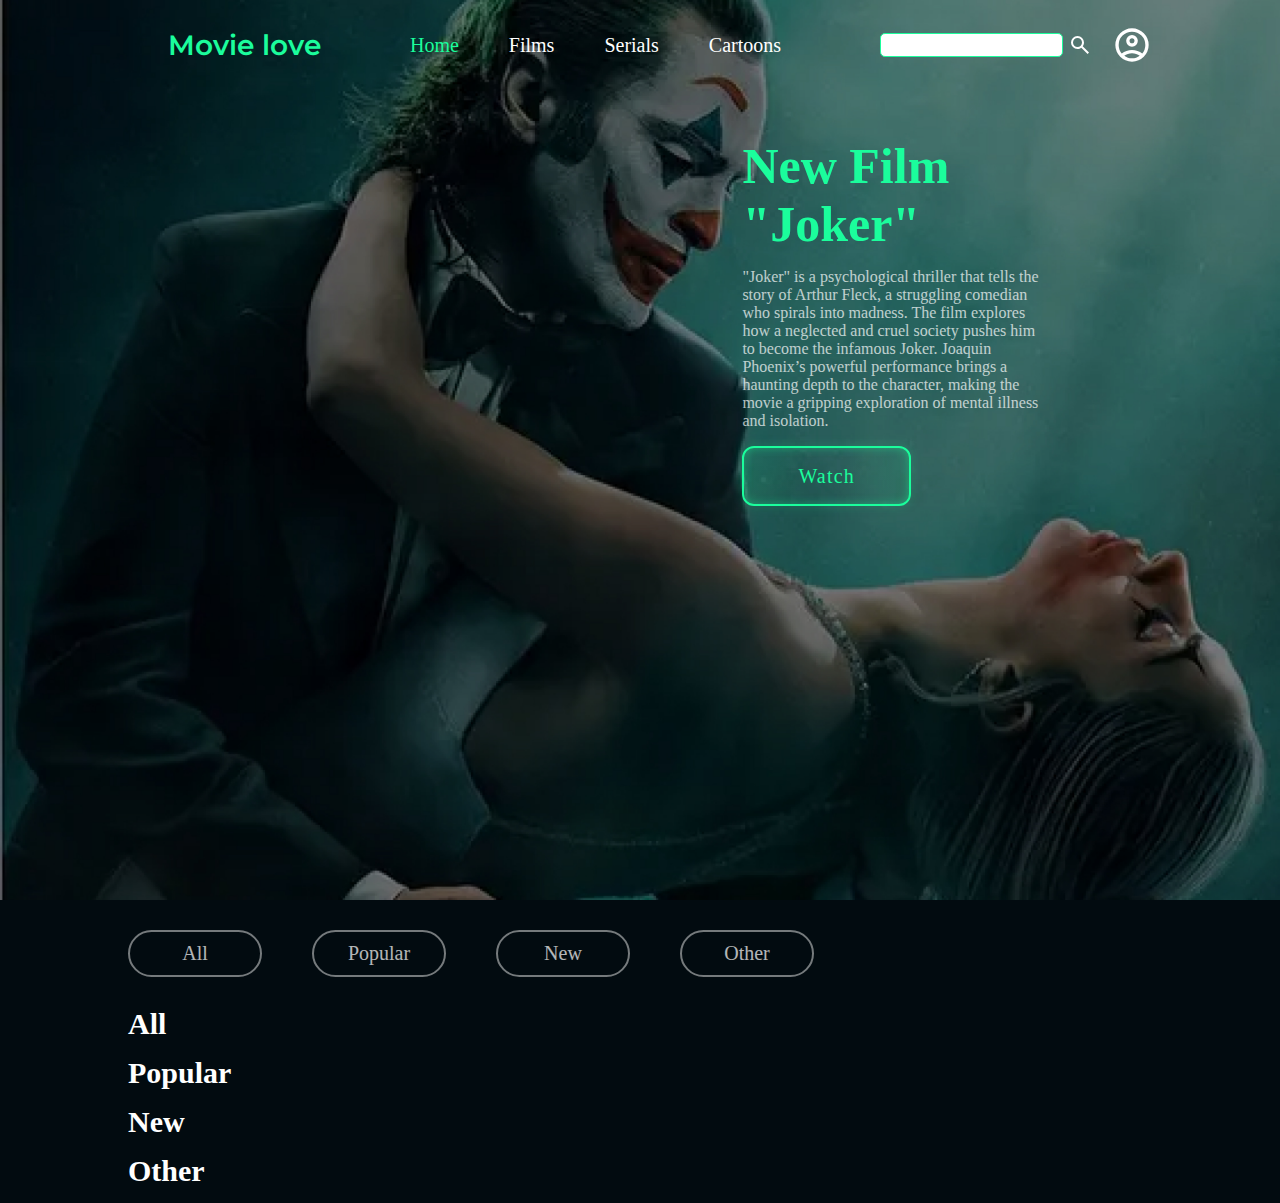
<file: index.html>
<!DOCTYPE html>
<html lang="en">
  <head>
    <meta charset="UTF-8" />
    <meta http-equiv="X-UA-Compatible" content="IE=edge" />
    <meta name="viewport" content="width=device-width, initial-scale=1.0" />
    <title>Movie Love</title>
    <link rel="preconnect" href="https://fonts.googleapis.com" />
    <link rel="preconnect" href="https://fonts.gstatic.com" crossorigin />
    <link
      href="https://fonts.googleapis.com/css2?family=Montserrat:ital,wght@0,100..900;1,100..900&display=swap"
      rel="stylesheet"
    />
    <link rel="stylesheet" href="./style.css" />
  </head>
  <body>
    <section id="sectionOne" class="container">
      <ul class="list">
        <li>
          <a href="#" class="logoTitle">Movie love</a>
        </li>
        <li>
          <ul class="flex">
            <li>
              <a href="#" class="menu active">Home</a>
            </li>
            <li>
              <a href="./page/films.html" class="menu">Films</a>
            </li>
            <li>
              <a href="./page/serials.html" class="menu"> Serials </a>
            </li>
            <li>
              <a href="./page/cartoons.html" class="menu"> Cartoons</a>
            </li>
          </ul>
        </li>
        <li>
          <div class="flex">
            <div class="flex">
              <input type="text" id="search" />
              <img id="btn" src="./icon/search.svg" alt="" />
            </div>
            <img class="image profil" src="./icon/profil.svg" alt="Prodil" />
          </div>
        </li>
      </ul>

      <div class="content">
        <h1 class="newFilmTitle">New Film "Joker"</h1>
        <p class="newFilmText">
          "Joker" is a psychological thriller that tells the story of Arthur
          Fleck, a struggling comedian who spirals into madness. The film
          explores how a neglected and cruel society pushes him to become the
          infamous Joker. Joaquin Phoenix’s powerful performance brings a
          haunting depth to the character, making the movie a gripping
          exploration of mental illness and isolation.
        </p>
        <input type="button" class="button" value="Watch">
      </div>
    </section>

    <section id="sectionTwo" class="container">
        <ul class="flex films">
            <li>
                <a href="#all">All</a>
            </li>
            <li>
                <a href="#popular">Popular</a>
            </li>
            <li>
                <a href="#new">New</a>
            </li>
            <li>
                <a href="#other">Other</a>
            </li>
        </ul>

        <div id="all">
            <h1 class="menuBottom title">All</h1>
            <div id="cardsAll"></div>
        </div>
        <div id="popular">
            <h1 class="menuBottom title">Popular</h1>
            <div id="cardsPopular"></div>
        </div>
        <div id="new">
            <h1 class="menuBottom title">New</h1>
            <div id="cardsNew"></div>
        </div>
        <div id="other">
            <h1 class="menuBottom title">Other</h1>
            <div id="cardsOther"></div>
        </div>
    </section>
    <script src="./script.js"></script>
  </body>
</html>
</file>
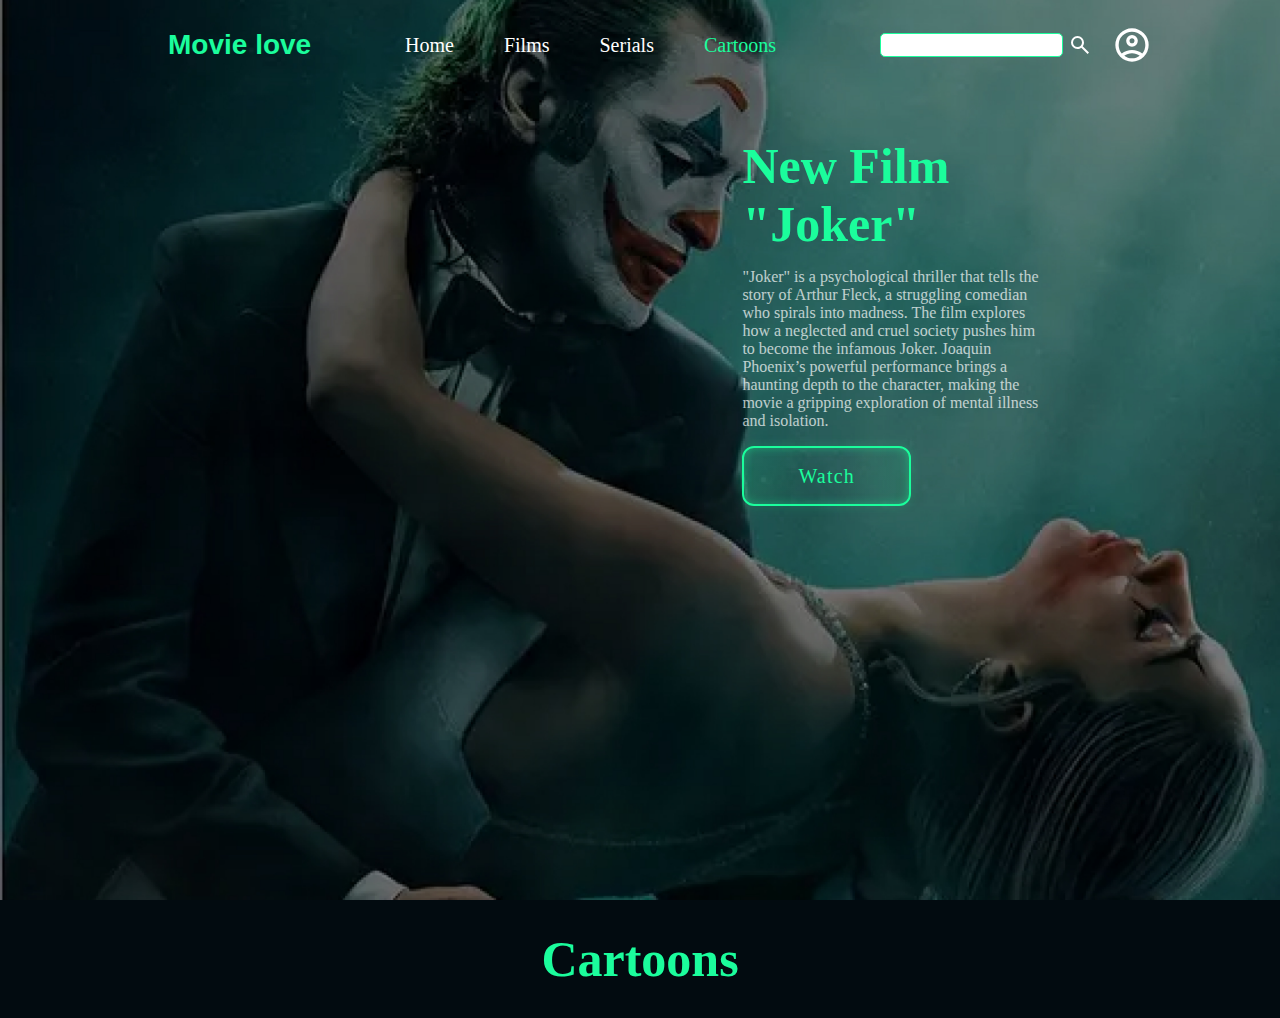
<file: page/cartoons.html>
<!DOCTYPE html>
<html lang="en">
<head>
    <meta charset="UTF-8">
    <meta http-equiv="X-UA-Compatible" content="IE=edge">
    <meta name="viewport" content="width=device-width, initial-scale=1.0">
    <title>Cartoons</title>
    <link rel="stylesheet" href="../style.css">
</head>
<body>
    <section id="sectionOne" class="container">
        <ul class="list">
          <li>
            <a href="#" class="logoTitle">Movie love</a>
          </li>
          <li>
            <ul class="flex">
              <li>
                <a href="../index.html" class="menu">Home</a>
              </li>
              <li>
                <a href="./films.html" class="menu">Films</a>
              </li>
              <li>
                <a href="../page/serials.html" class="menu"> Serials </a>
              </li>
              <li>
                <a href="#" class="menu active"> Cartoons</a>
              </li>
            </ul>
          </li>
          <li>
            <div class="flex">
              <div class="flex">
                <input type="text" id="search" />
                <img id="btn" src="../icon/search.svg" alt="" />
              </div>
              <img class="image profil" src="../icon/profil.svg" alt="Prodil" />
            </div>
          </li>
        </ul>
  
        <div class="content">
          <h1 class="newFilmTitle">New Film "Joker"</h1>
          <p class="newFilmText">
            "Joker" is a psychological thriller that tells the story of Arthur
            Fleck, a struggling comedian who spirals into madness. The film
            explores how a neglected and cruel society pushes him to become the
            infamous Joker. Joaquin Phoenix’s powerful performance brings a
            haunting depth to the character, making the movie a gripping
            exploration of mental illness and isolation.
          </p>
          <input type="button" class="button" value="Watch">
        </div>
      </section>

      <section id="sectionTwo" class="container">
        <h1 class="cartoons">Cartoons</h1>
        <div id="cartoons"></div>
      </section>
      <script src="../js/cartoons.js"></script>
</body>
</html>
</file>
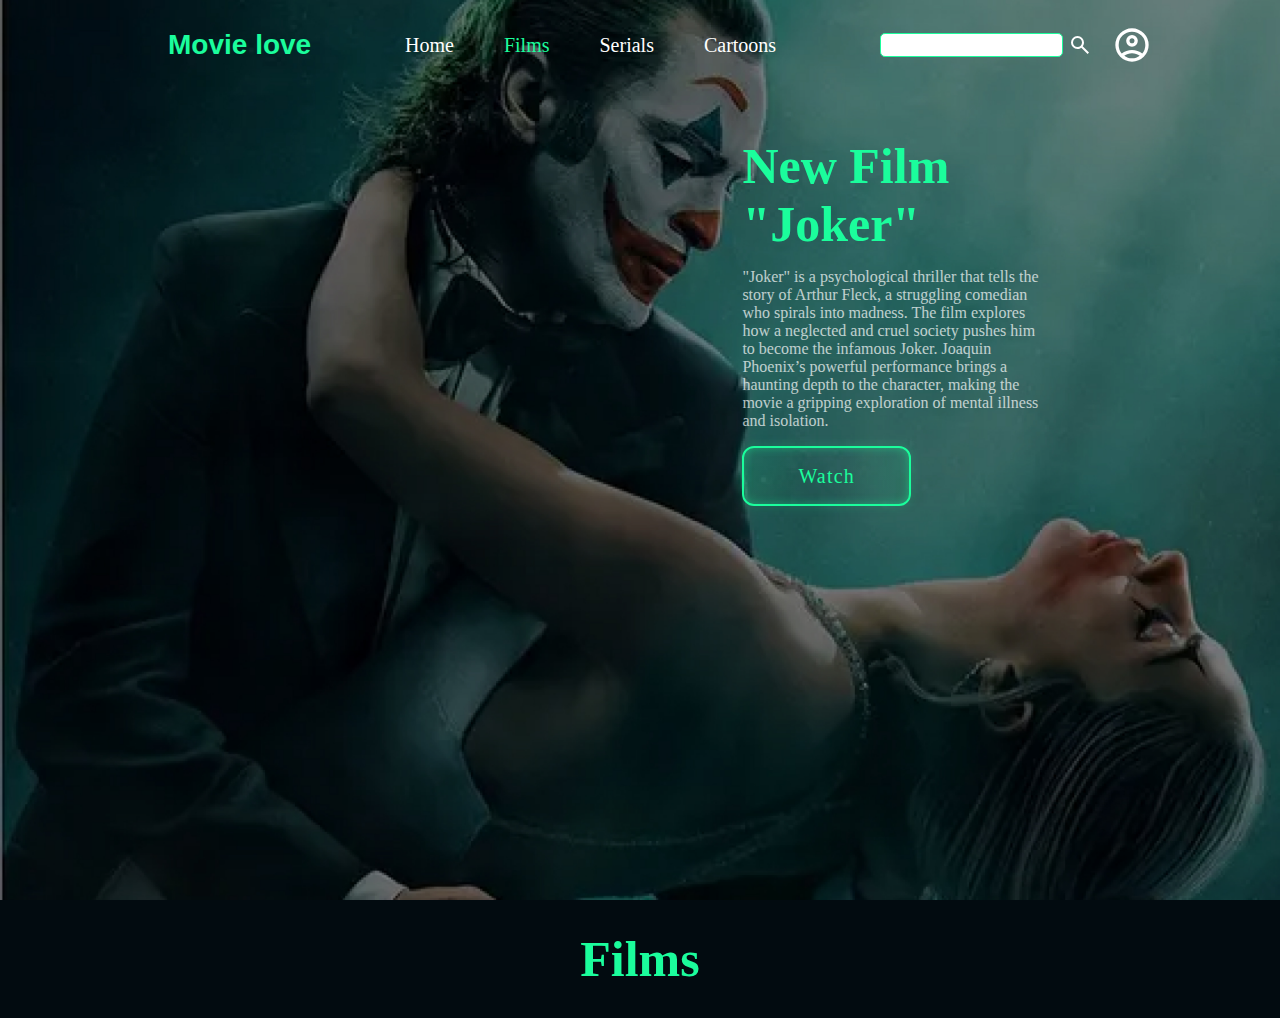
<file: page/films.html>
<!DOCTYPE html>
<html lang="en">
<head>
    <meta charset="UTF-8">
    <meta http-equiv="X-UA-Compatible" content="IE=edge">
    <meta name="viewport" content="width=device-width, initial-scale=1.0">
    <title>Films</title>
    <link rel="stylesheet" href="../style.css">
</head>
<body>
    <section id="sectionOne" class="container">
        <ul class="list">
          <li>
            <a href="#" class="logoTitle">Movie love</a>
          </li>
          <li>
            <ul class="flex">
              <li>
                <a href="../index.html" class="menu">Home</a>
              </li>
              <li>
                <a href="#" class="menu active">Films</a>
              </li>
              <li>
                <a href="../page/serials.html" class="menu"> Serials </a>
              </li>
              <li>
                <a href="../page/cartoons.html" class="menu"> Cartoons</a>
              </li>
            </ul>
          </li>
          <li>
            <div class="flex">
              <div class="flex">
                <input type="text" id="search" />
                <img id="btn" src="../icon/search.svg" alt="" />
              </div>
              <img class="image profil" src="../icon/profil.svg" alt="Prodil" />
            </div>
          </li>
        </ul>
  
        <div class="content">
          <h1 class="newFilmTitle">New Film "Joker"</h1>
          <p class="newFilmText">
            "Joker" is a psychological thriller that tells the story of Arthur
            Fleck, a struggling comedian who spirals into madness. The film
            explores how a neglected and cruel society pushes him to become the
            infamous Joker. Joaquin Phoenix’s powerful performance brings a
            haunting depth to the character, making the movie a gripping
            exploration of mental illness and isolation.
          </p>
          <input type="button" class="button" value="Watch">
        </div>
      </section>

      <section id="sectionTwo" class="container">
        <h1 class="films">Films</h1>
        <div id="films"></div>
      </section>
      <script src="../js/films.js"></script>
</body>
</html>
</file>
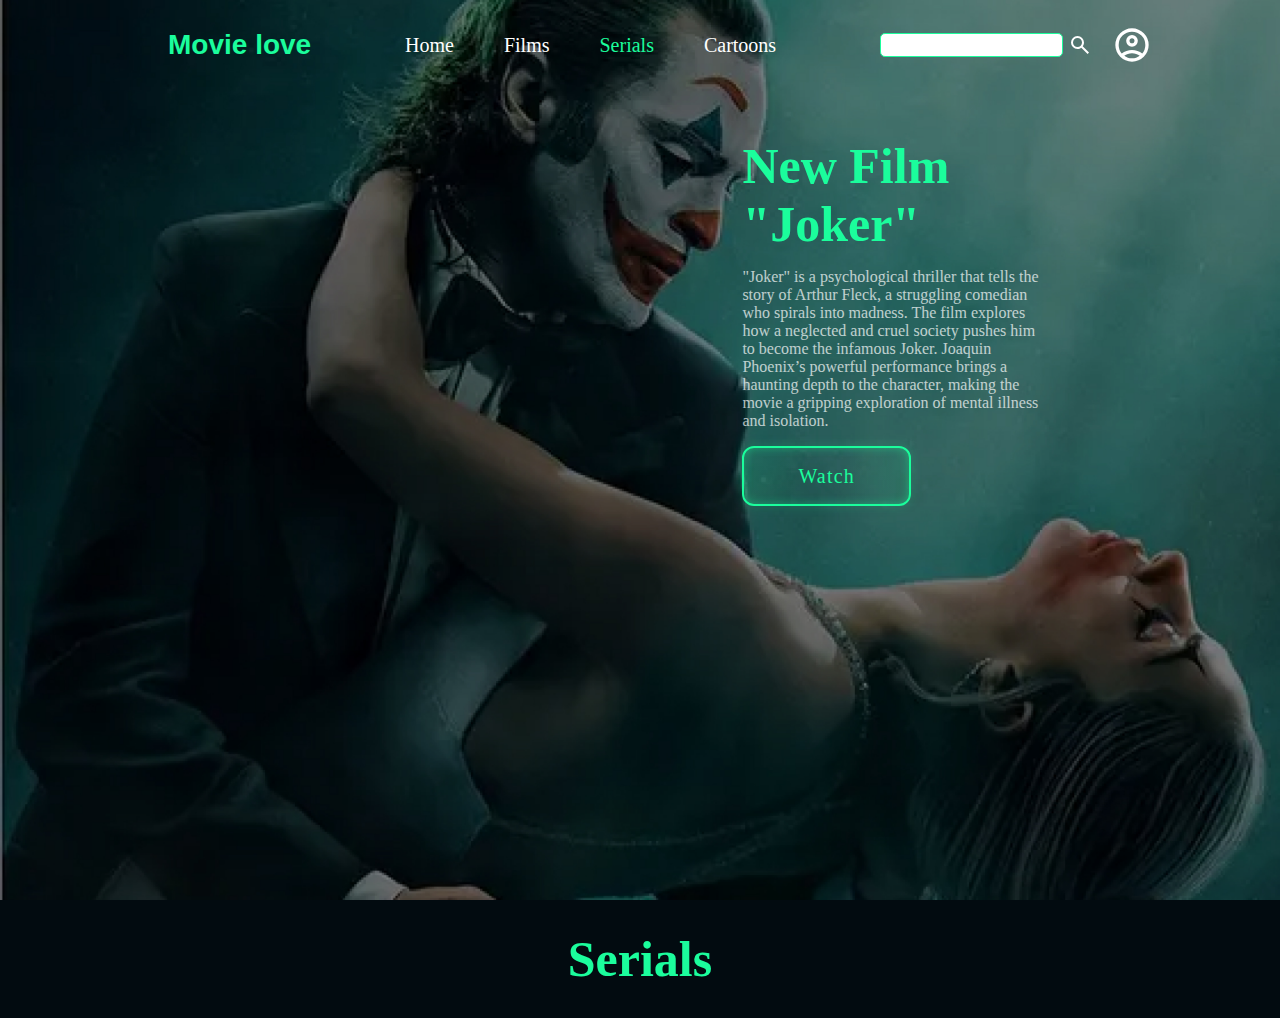
<file: page/serials.html>
<!DOCTYPE html>
<html lang="en">
<head>
    <meta charset="UTF-8">
    <meta http-equiv="X-UA-Compatible" content="IE=edge">
    <meta name="viewport" content="width=device-width, initial-scale=1.0">
    <title>Serials</title>
    <link rel="stylesheet" href="../style.css">
</head>
<body>
    <section id="sectionOne" class="container">
        <ul class="list">
          <li>
            <a href="#" class="logoTitle">Movie love</a>
          </li>
          <li>
            <ul class="flex">
              <li>
                <a href="../index.html" class="menu">Home</a>
              </li>
              <li>
                <a href="../page/films.html" class="menu">Films</a>
              </li>
              <li>
                <a href="#" class="menu active"> Serials </a>
              </li>
              <li>
                <a href="../page/cartoons.html" class="menu"> Cartoons</a>
              </li>
            </ul>
          </li>
          <li>
            <div class="flex">
              <div class="flex">
                <input type="text" id="search" />
                <img id="btn" src="../icon/search.svg" alt="" />
              </div>
              <img class="image profil" src="../icon/profil.svg" alt="Prodil" />
            </div>
          </li>
        </ul>
  
        <div class="content">
          <h1 class="newFilmTitle">New Film "Joker"</h1>
          <p class="newFilmText">
            "Joker" is a psychological thriller that tells the story of Arthur
            Fleck, a struggling comedian who spirals into madness. The film
            explores how a neglected and cruel society pushes him to become the
            infamous Joker. Joaquin Phoenix’s powerful performance brings a
            haunting depth to the character, making the movie a gripping
            exploration of mental illness and isolation.
          </p>
          <input type="button" class="button" value="Watch">
        </div>
      </section>

      <section id="sectionTwo" class="container">
        <h1 class="serials">Serials</h1>
        <div id="serials"></div>
      </section>
      <script src="../js/serials.js"></script>
</body>
</html>
</file>
<file: style.css>
html {
  scroll-behavior: smooth;
}

body {
  margin: 0;
  padding: 0;
}

#sectionOne {
  height: 100vh;
  background: url(./image/bg-joker.jpg);
  background-size: cover;
  background-repeat: no-repeat;
}

.container {
  padding: 0 10%;
}

ul {
  margin: 0;
}

a {
  text-decoration: none;
}

li {
  list-style-type: none;
}

input {
  outline: 0;
}

.flex {
  display: flex;
  align-items: center;
  margin: 0;
}

.list {
  display: flex;
  align-items: center;
  justify-content: space-between;
  margin: 0;
  padding-top: 25px;
}

.logoTitle {
  color: #1bfd9c;
  font-size: 28px;
  font-weight: 600;
  font-family: "Montserrat", sans-serif;
}

.menu {
  font-size: 20px;
  color: #fff;
  margin-right: 50px;
  transition: 0.5s;
}

.active {
  color: #1bfd9c;
}

.menu:hover {
  color: #1bfd9c;
  border-bottom: 2px solid #1bfd9c;
}

#search {
  margin-right: 5px;
  border-radius: 5px;
  height: 20px;
  border: 1px solid #1bfd9c;
}

.image {
  width: 40px;
}

#btn {
  cursor: pointer;
}

.profil {
  margin-left: 20px;
}

.content {
  width: 30%;
  margin-left: 60%;
  margin-top: 7%;
}

.newFilmTitle {
  font-size: 50px;
  color: #1bfd9c;
  margin: 0;
}

.newFilmText {
  color: #fff;
  opacity: 0.7;
  margin-top: 15px;
}

.button {
  --green: #1bfd9c;
  font-size: 20px;
  padding: 0.7em 2.7em;
  letter-spacing: 0.06em;
  position: relative;
  font-family: inherit;
  border-radius: 0.6em;
  overflow: hidden;
  transition: all 0.3s;
  line-height: 1.4em;
  border: 2px solid var(--green);
  background: linear-gradient(
    to right,
    rgba(27, 253, 156, 0.1) 1%,
    transparent 40%,
    transparent 60%,
    rgba(27, 253, 156, 0.1) 100%
  );
  color: var(--green);
  box-shadow: inset 0 0 10px rgba(27, 253, 156, 0.4),
    0 0 9px 3px rgba(27, 253, 156, 0.1);
  cursor: pointer;
}

.button:hover {
  color: #82ffc9;
  box-shadow: inset 0 0 10px rgba(27, 253, 156, 0.6),
    0 0 9px 3px rgba(27, 253, 156, 0.2);
}

.button:before {
  content: "";
  position: absolute;
  left: -4em;
  width: 4em;
  height: 100%;
  top: 0;
  transition: transform 0.4s ease-in-out;
  background: linear-gradient(
    to right,
    transparent 1%,
    rgba(27, 253, 156, 0.1) 40%,
    rgba(27, 253, 156, 0.1) 60%,
    transparent 100%
  );
}

.button:hover:before {
  transform: translateX(15em);
}

/* ---------------------------- */
#sectionTwo {
  background-color: #020b10;
  margin: 0;
}

.films {
  padding-top: 25px;
}

.films li {
  width: 100px;
  text-align: center;
  margin-right: 50px;
  font-size: 20px;
  padding: 10px 15px;
  border-radius: 50px;
  border: 2px solid #ffffff74;
  cursor: pointer;
  transition: 0.5s;
}

.films li:hover {
  border: 2px solid #fff;
}

.films li a {
  color: white;
  opacity: 0.7;
  transition: 0.5s;
}

.films li:hover a {
  color: #fff;
  opacity: 1;
}

#cardsAll,
#cardsPopular,
#cardsNew,
#cardsOther,
#films,
#serials,
#cartoons,
#searches {
  display: flex;
  align-items: center;
  justify-content: start;
  flex-wrap: wrap;
}

#cardsAll div,
#cardsPopular div,
#cardsNew div,
#cardsOther div,
#films div,
#serials div,
#cartoons div,
#searches div {
  width: 320px;
  margin-right: 25px;
  margin-bottom: 25px;
}

#searches {
  justify-content: space-between;
}

.title {
  color: #1bfd9c;
  font-size: 35px;
}

.films,
.serials,
.cartoons {
  color: #1bfd9c;
  text-align: center;
  font-size: 50px;
  margin: 0;
  padding: 30px 0;
}

#serachesContainer {
  padding: 50px;
}

.bgc {
  background-color: #000;
}

#arrow {
  width: 30px;
  cursor: pointer;
  margin-bottom: 25px;
}

.title {
  color: white;
  font-size: 30px;
  width: 300px;
  margin: 0;
}

.text {
  color: white;
  font-size: 25px;
  margin: 0;
}

.div {
  display: flex;
  align-items: center;
  border: 2px solid grey;
  margin: 50px;
  padding: 35px;
  border-radius: 10px;
}

.img {
  width: 350px;
  margin-right: 75px;
}

.divFlex {
  display: flex;
  align-items: center;
  margin-bottom: 20px;
}

.menuBottom {
  margin-bottom: 15px;
}

.divBorder {
  border: 2px solid grey;
  padding: 20px;
  width: 150px;
  height: 150px;
  border-radius: 10px;
}
</file>
